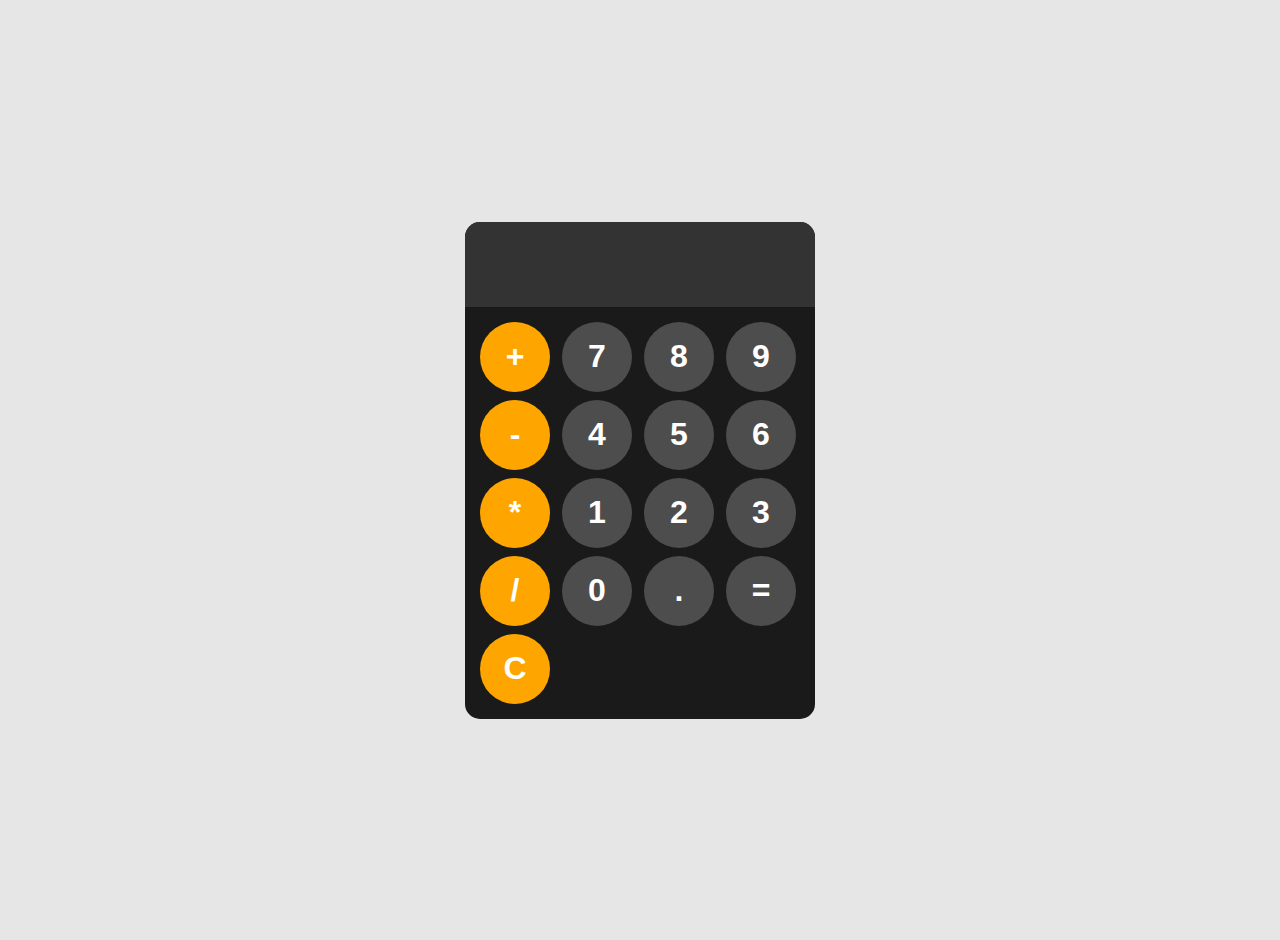
<file: calculator/index.html>
<!DOCTYPE html>
<html lang="en">
<head>
    <meta charset="UTF-8">
    <meta name="viewport" content="width=device-width, initial-scale=1.0">
    <title>Document</title>
    <link rel="stylesheet" href="style.css">
</head>
<body>
    <div id="calculator">
        <input id="display" readonly></input>
        <div id="keys">
            <button onclick="appendToDisplay('+')" class="operator-btn">+</button>
            <button onclick="appendToDisplay('7')">7</button>
            <button onclick="appendToDisplay('8')">8</button>
            <button onclick="appendToDisplay('9')">9</button>
            <button onclick="appendToDisplay('-')" class="operator-btn">-</button>
            <button onclick="appendToDisplay('4')">4</button>
            <button onclick="appendToDisplay('5')">5</button>
            <button onclick="appendToDisplay('6')">6</button>
            <button onclick="appendToDisplay('*')" class="operator-btn">*</button>
            <button onclick="appendToDisplay('1')">1</button>
            <button onclick="appendToDisplay('2')">2</button>
            <button onclick="appendToDisplay('3')">3</button>
            <button onclick="appendToDisplay('/')" class="operator-btn">/</button>
            <button onclick="appendToDisplay('0')">0</button>
            <button onclick="appendToDisplay('.')">.</button>
            <button onclick="calculate()">=</button>
            <button onclick="clearDisplay()" class="operator-btn">C</button>
        </div>
        
    </div>
    <script src="index.js"></script>
</body>
</html>
</file>
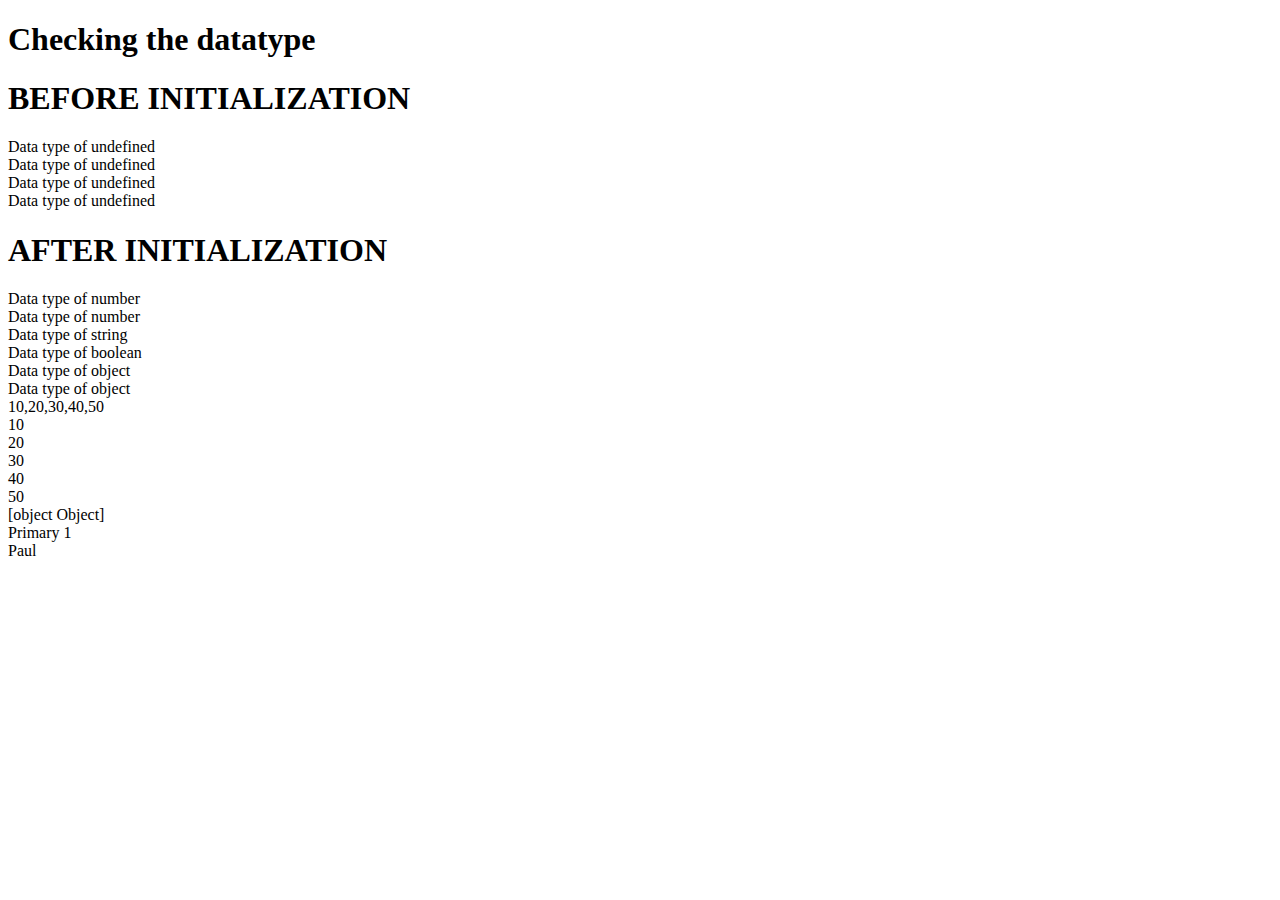
<file: tutotrial/index.html>
<!DOCTYPE html>
<html lang="en">
  <head>
    <meta charset="UTF-8" />
    <meta name="viewport" content="width=device-width, initial-scale=1.0" />
    <title>Document</title>
  </head>
  <body>


    <!-- <h1>
        click me to check the addition of 10,20,30,40 
    </h1> 
    <button type="button" onclick="(add())">Solution</button> -->

    <h1>Checking the datatype</h1>

    <!-- <button type="button" onclick="(type())">Check Type</button> -->

    
<script>
  
</script>
    
    



<script>
    /* function add() {
        let a,b,c,d;
    a=10;
    b=20;
    c=30;
    d=40;

    res = a+b+c+d

    // document.write("The addition of 10,20,30,40 is " , res);
    // alert("The addition of 10,20,30,40 is "+res)
    

    } */


//    Checking Datatype
    let a,b,c

    document.write("<h1>BEFORE INITIALIZATION</h1>");
    document.write("Data type of ", typeof a)
    document.write("<br>Data type of ", typeof b)
    document.write("<br>Data type of ", typeof c)
    document.write("<br>Data type of ", typeof d)



    
    a = 10; 
    b = 10.5;
    c = "Paul";
    d = true;
    e = [10,20,30,40,50];
    f = {name: "Paul", class: "Primary 1"}
    // e = {fish, goat};
    
    document.write("<h1>AFTER INITIALIZATION</h1>")
    document.write("Data type of ", typeof a)
    document.write("<br>Data type of ", typeof b)
    document.write("<br>Data type of ", typeof c)
    document.write("<br>Data type of ", typeof d)
    document.write("<br>Data type of ", typeof e)
    document.write("<br>Data type of ", typeof f)
    document.write("<br>", e)
    document.write("<br>", e[0]);
    document.write("<br>", e[1]);
    document.write("<br>", e[2]);
    document.write("<br>", e[3]);
    document.write("<br>", e[4]);

    document.write("<br>", f)
    document.write("<br>", f.class);
    document.write("<br>", f.name);

  

</script>
  </body>
</html>
</file>
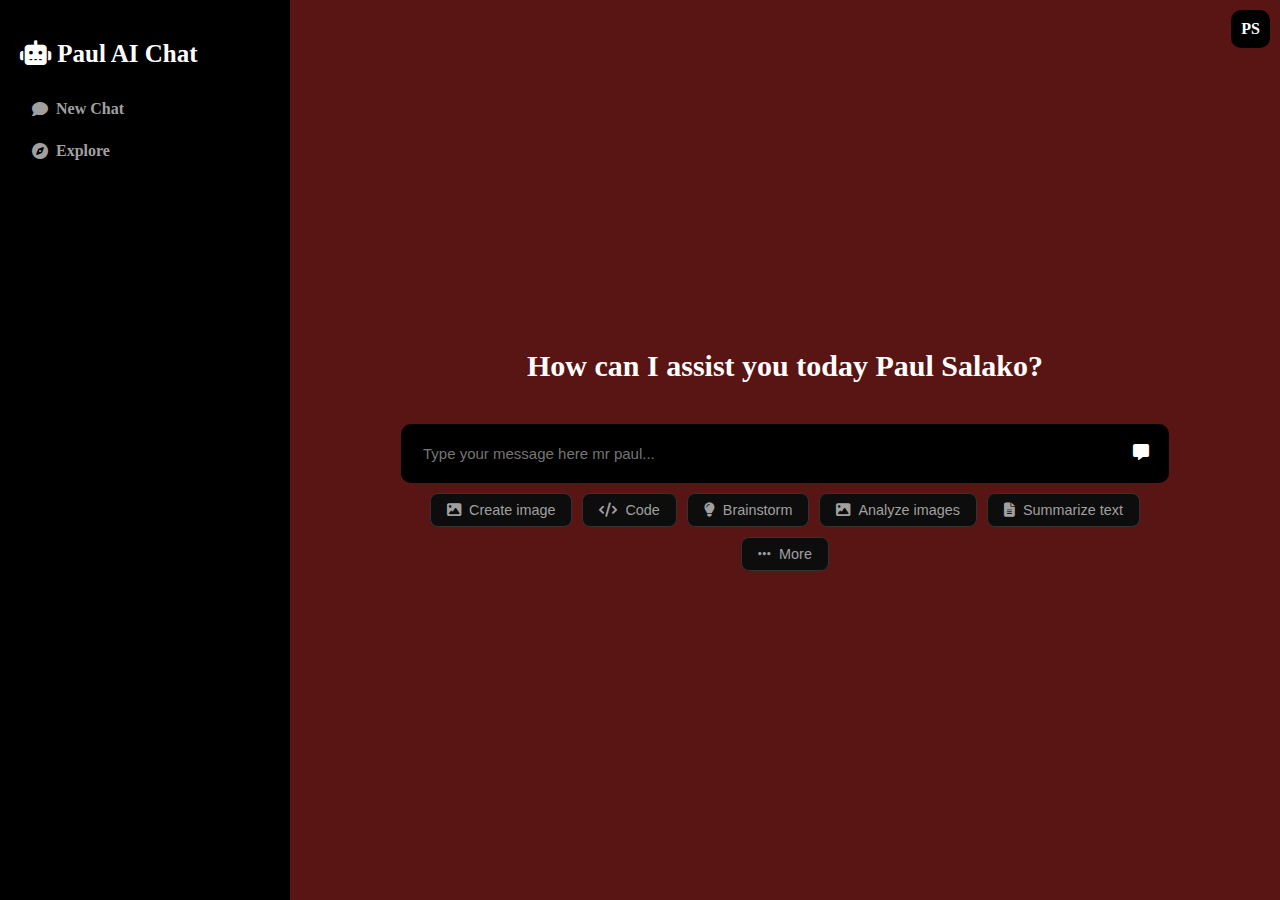
<file: chatai/chatgpr.html>
<!DOCTYPE html>
<html lang="en">
<head>
    <meta charset="UTF-8">
    <meta name="viewport" content="width=device-width, initial-scale=1.0">
    <title>Paul AI Chat Interface</title>
    <link rel="stylesheet" href="https://cdnjs.cloudflare.com/ajax/libs/font-awesome/6.4.0/css/all.min.css">
</head>
<body style="margin: 0; padding: 0; box-sizing: border-box; font-family:'Times New Roman', Times, serif; font-weight: bold; background-color: #591414; color: #ffffff; height: 100vh; display: flex">
    
    <!--My Sidebar Start -->
    <div style="width: 250px; background-color: black; padding: 20px; display: flex; flex-direction: column;">
        <!-- Logo -->
        <div style="font-size: 25px; font-weight: bold; margin-top: 20px; margin-bottom: 20px;">
            <i class="fas fa-robot"></i> Paul AI Chat
        </div>

        <!-- Navigation Items -->
        <a href="" style="display: flex; align-items: center; gap: 0.5rem; padding: 0.75rem; border-radius: 0.5rem; cursor: pointer; color: #a0a0a0; text-decoration: none;">
            <i class="fas fa-comment"></i>
            New Chat
        </a>
        <a href="" style="display: flex; align-items: center; gap: 0.5rem; padding: 0.75rem; border-radius: 0.5rem; cursor: pointer; color: #a0a0a0; text-decoration: none;">
            <i class="fas fa-compass"></i>
            Explore
        </a>
    </div>
    <!--My Sidebar End -->
    
    <!-- Main Content -->
    <div style="flex: 1; padding: 2rem; display: flex; flex-direction: column; align-items: center; justify-content: center; position: relative;">
        <!-- Language Selector -->
        <div style="position: absolute; top: 10px; right: 10px; background-color: black; color: white; padding: 10px 10px; border-radius: 10px; font-weight: bold; cursor: pointer">
            PS
        </div>

        <!-- Welcome Text -->
        <h1 style="font-size: 30px; margin-bottom: 1px;">How can I assist you today Paul Salako?</h1>
        
        <!-- Chat Input Section -->
        <div style="width: 100%; max-width: 768px; margin-top: 40px;">
            <!-- Input Container -->
            <div style="background-color: black; border-radius: 10px; padding: 20px; display: flex;">
                <input type="text" placeholder="Type your message here mr paul..." 
                    style="flex: 1; background: none; border: none; color: white; font-size: 15px;">
                <i class="fas fa-message" style="color: white; cursor: pointer;"></i>
            </div>
            
            <!-- Button Group -->
            <div style="display: flex; gap: 10px; margin-top: 10px; flex-wrap: wrap; justify-content: center;">
                <!-- Create Image Button -->
                <button style="display: flex; align-items: center; gap: 0.5rem; padding: 0.5rem 1rem; border-radius: 0.5rem; background-color: #0d0d0d; color: #a0a0a0; border: 1px solid #333; cursor: pointer; font-size: 0.9rem;">
                    <i class="fas fa-image"></i>
                    Create image
                </button>

                <!-- Code Button -->
                <button style="display: flex; align-items: center; gap: 0.5rem; padding: 0.5rem 1rem; border-radius: 0.5rem; background-color: #0d0d0d; color: #a0a0a0; border: 1px solid #333; cursor: pointer; font-size: 0.9rem;">
                    <i class="fas fa-code"></i>
                    Code
                </button>

                <!-- Brainstorm Button -->
                <button style="display: flex; align-items: center; gap: 0.5rem; padding: 0.5rem 1rem; border-radius: 0.5rem; background-color: #0d0d0d; color: #a0a0a0; border: 1px solid #333; cursor: pointer; font-size: 0.9rem;">
                    <i class="fas fa-lightbulb"></i>
                    Brainstorm
                </button>

                <!-- Analyze Images Button -->
                <button style="display: flex; align-items: center; gap: 0.5rem; padding: 0.5rem 1rem; border-radius: 0.5rem; background-color: #0d0d0d; color: #a0a0a0; border: 1px solid #333; cursor: pointer; font-size: 0.9rem;">
                    <i class="fas fa-image"></i>
                    Analyze images
                </button>

                <!-- Summarize Text Button -->
                <button style="display: flex; align-items: center; gap: 0.5rem; padding: 0.5rem 1rem; border-radius: 0.5rem; background-color: #0d0d0d; color: #a0a0a0; border: 1px solid #333; cursor: pointer; font-size: 0.9rem;">
                    <i class="fas fa-file-alt"></i>
                    Summarize text
                </button>

                <!-- More Button -->
                <button style="display: flex; align-items: center; gap: 0.5rem; padding: 0.5rem 1rem; border-radius: 0.5rem; background-color: #0d0d0d; color: #a0a0a0; border: 1px solid #333; cursor: pointer; font-size: 0.9rem;">
                    <i class="fas fa-ellipsis-h"></i>
                    More
                </button>
            </div>
        </div>
    </div>
</body>
</html>
</file>
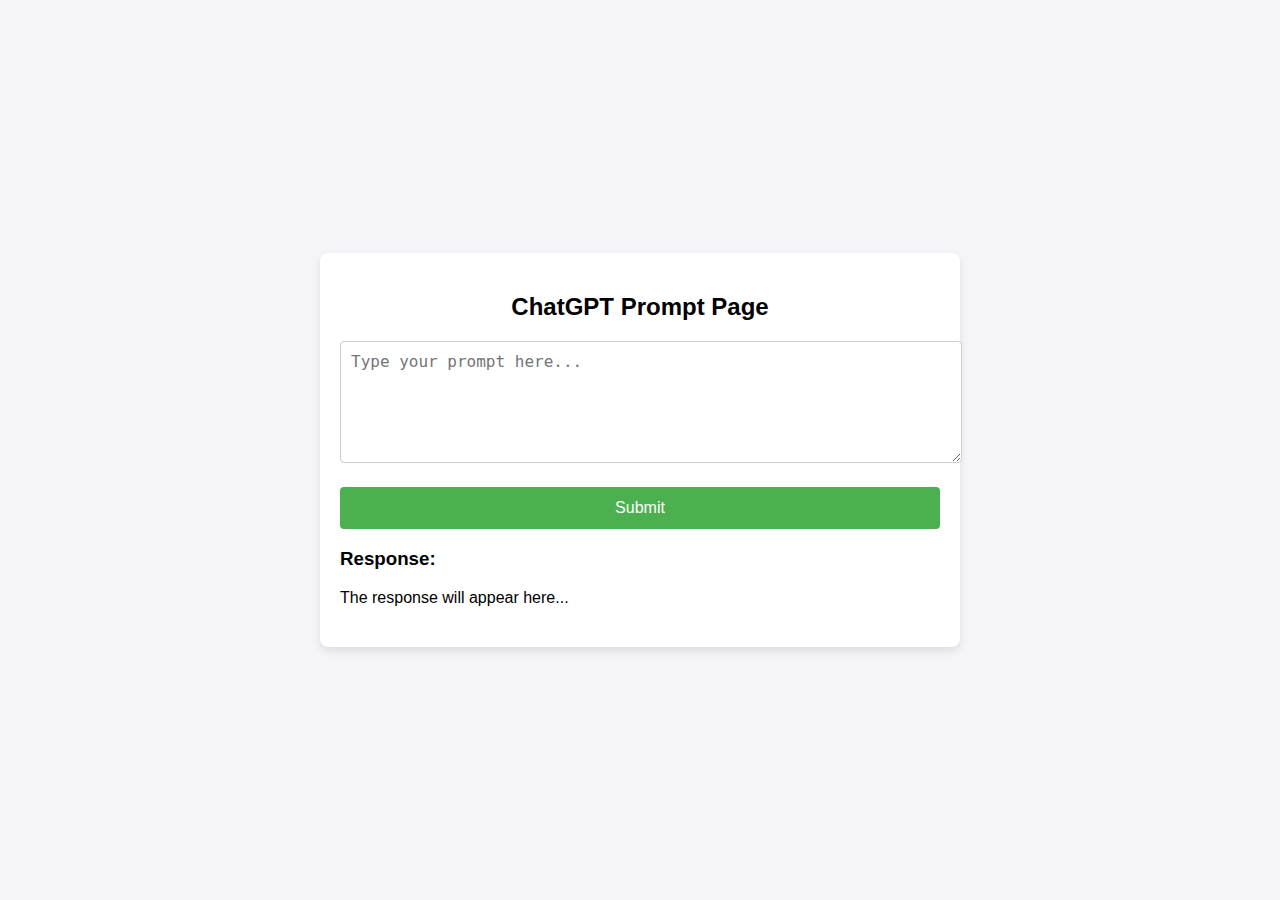
<file: github/chat.html>
<!DOCTYPE html>
<html lang="en">
<head>
    <meta charset="UTF-8">
    <meta name="viewport" content="width=device-width, initial-scale=1.0">
    <title>ChatGPT Prompt Page</title>
    <style>
        body {
            font-family: Arial, sans-serif;
            display: flex;
            justify-content: center;
            align-items: center;
            height: 100vh;
            margin: 0;
            background-color: #f4f4f9;
        }
        .chat-container {
            width: 100%;
            max-width: 600px;
            padding: 20px;
            box-shadow: 0 4px 8px rgba(0, 0, 0, 0.1);
            background-color: white;
            border-radius: 8px;
        }
        .chat-container h2 {
            text-align: center;
        }
        .prompt-section, .response-section {
            margin-bottom: 20px;
        }
        .prompt-input {
            width: 100%;
            height: 100px;
            padding: 10px;
            font-size: 16px;
            border: 1px solid #ccc;
            border-radius: 4px;
        }
        .submit-button {
            display: block;
            width: 100%;
            padding: 12px;
            font-size: 16px;
            background-color: #4CAF50;
            color: white;
            border: none;
            border-radius: 4px;
            cursor: pointer;
        }
        .submit-button:hover {
            background-color: #45a049;
        }
        .response-section p {
            white-space: pre-wrap;
        }
    </style>
</head>
<body>

<div class="chat-container">
    <h2>ChatGPT Prompt Page</h2>
    
    <div class="prompt-section">
        <textarea id="promptInput" class="prompt-input" placeholder="Type your prompt here..."></textarea>
    </div>

    <button class="submit-button" onclick="submitPrompt()">Submit</button>

    <div class="response-section" id="responseSection">
        <h3>Response:</h3>
        <p id="responseOutput">The response will appear here...</p>
    </div>
</div>

<script>
    function submitPrompt() {
        const prompt = document.getElementById("promptInput").value;
        
        // Simulate response output (replace with your API call for actual use)
        document.getElementById("responseOutput").innerText = `You asked: "${prompt}" \nAI says: Hello, this is a simulated response!`;
    }
</script>

</body>
</html>
</file>
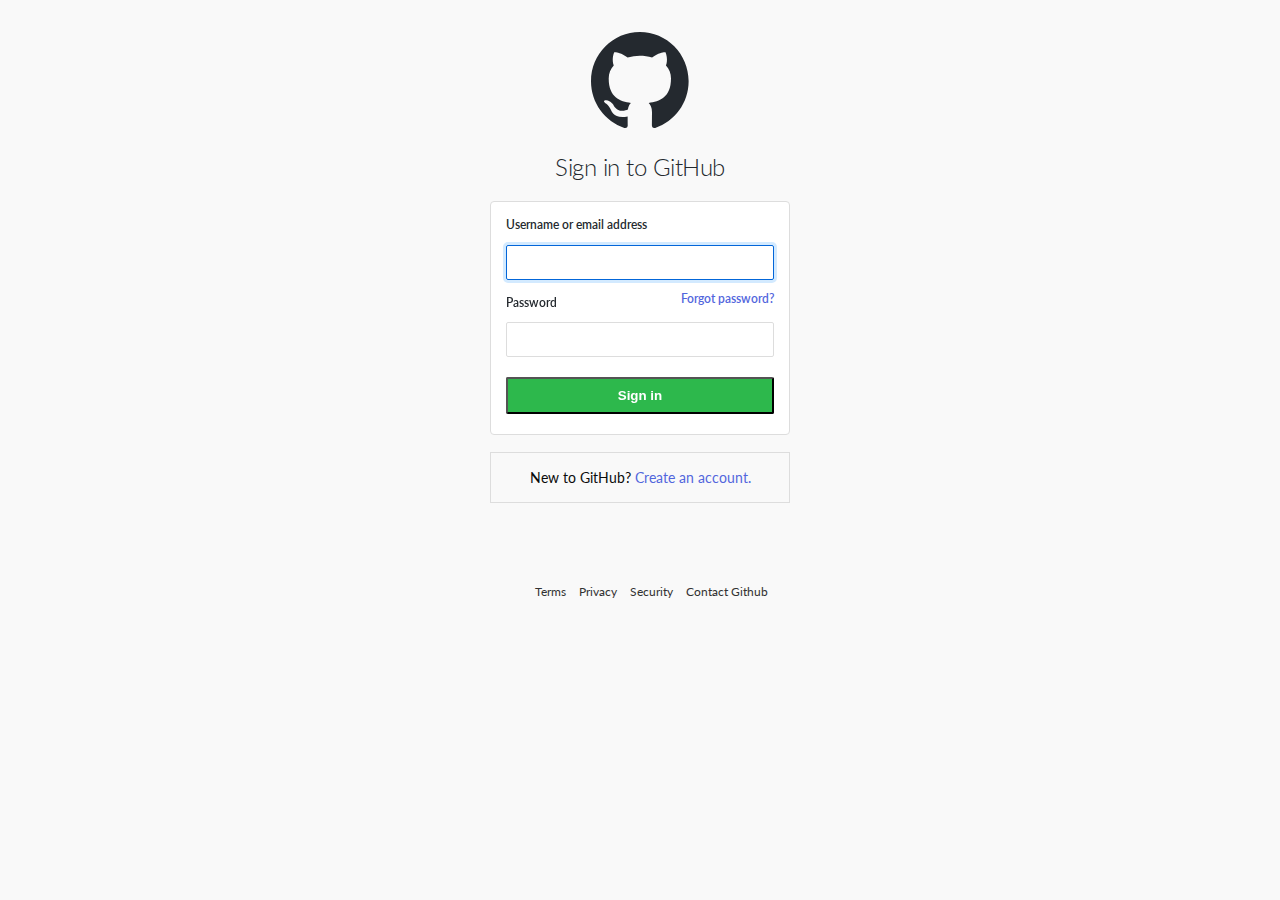
<file: github/login.html>
<!DOCTYPE html>
<html lang="en">
  <head>
    <meta charset="UTF-8" />
    <meta name="viewport" content="width=device-width, initial-scale=1.0" />
    <link rel="stylesheet" href="style.css" />
    <title>Document</title>
  </head>
  <body>
    <div class="wrapper">
      <header class="header">
        <a href="#" class="logo">
          <svg width="98" height="96" xmlns="http://www.w3.org/2000/svg">
            <path
              fill-rule="evenodd"
              clip-rule="evenodd"
              d="M48.854 0C21.839 0 0 22 0 49.217c0 21.756 13.993 40.172 33.405 46.69 2.427.49 3.316-1.059 3.316-2.362 0-1.141-.08-5.052-.08-9.127-13.59 2.934-16.42-5.867-16.42-5.867-2.184-5.704-5.42-7.17-5.42-7.17-4.448-3.015.324-3.015.324-3.015 4.934.326 7.523 5.052 7.523 5.052 4.367 7.496 11.404 5.378 14.235 4.074.404-3.178 1.699-5.378 3.074-6.6-10.839-1.141-22.243-5.378-22.243-24.283 0-5.378 1.94-9.778 5.014-13.2-.485-1.222-2.184-6.275.486-13.038 0 0 4.125-1.304 13.426 5.052a46.97 46.97 0 0 1 12.214-1.63c4.125 0 8.33.571 12.213 1.63 9.302-6.356 13.427-5.052 13.427-5.052 2.67 6.763.97 11.816.485 13.038 3.155 3.422 5.015 7.822 5.015 13.2 0 18.905-11.404 23.06-22.324 24.283 1.78 1.548 3.316 4.481 3.316 9.126 0 6.6-.08 11.897-.08 13.526 0 1.304.89 2.853 3.316 2.364 19.412-6.52 33.405-24.935 33.405-46.691C97.707 22 75.788 0 48.854 0z"
              fill="#24292f"
            />
          </svg>
        </a>
        <h1>Sign in to GitHub</h1>
      </header>

      <form class="form">
        <label for="user">
          Username or email address
          <input class="field" type="text" name="user" id="user" autofocus />
        </label>
        <label for="password">
          Password <span><a href="#">Forgot password?</a></span>
          <input class="field" type="password" name="password" id="password" />
        </label>

        <input class="button" type="submit" value="Sign in" />
      </form>

      <div class="create-account">
        <p>
          New to GitHub? <a href="#" class="text-right">Create an account.</a>
        </p>
      </div>

      <footer class="footer">
        <ul>
          <li><a href="#">Terms</a></li>
          <li><a href="#">Privacy</a></li>
          <li><a href="#">Security</a></li>
          <li><a href="#">Contact Github</a></li>
        </ul>
      </footer>
    </div>
  </body>
</html>
</file>
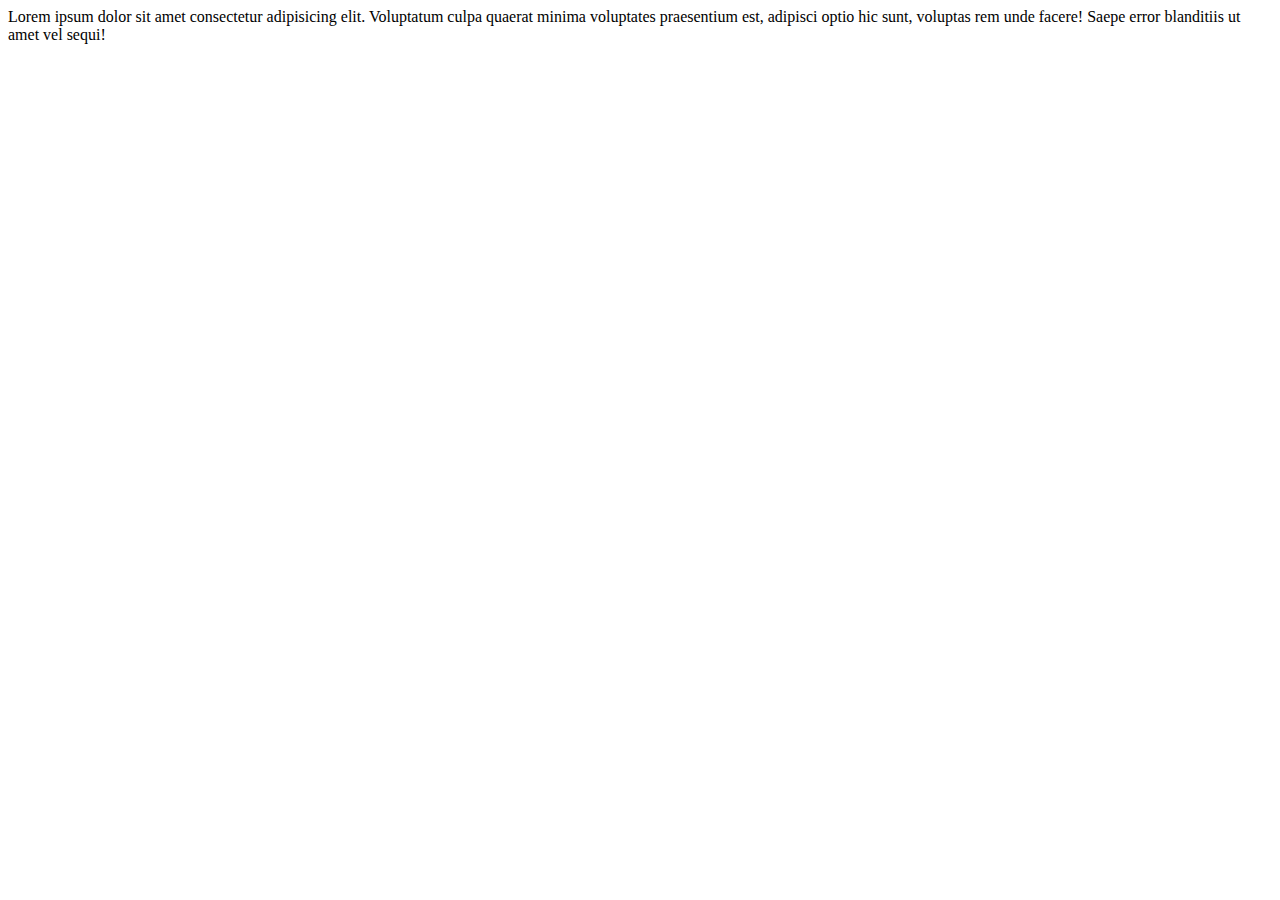
<file: javascript/exe01.html>
<!DOCTYPE html>
<html lang="en">
<head>
    <meta charset="UTF-8">
    <meta name="viewport" content="width=device-width, initial-scale=1.0">
    <title>Document</title>
    
</head>
<body>

    Lorem ipsum dolor sit amet consectetur adipisicing elit. Voluptatum culpa quaerat minima voluptates praesentium est, adipisci optio hic sunt, voluptas rem unde facere! Saepe error blanditiis ut amet vel sequi!
    





<script src="testing1.js"></script>
</body>
</html>
</file>
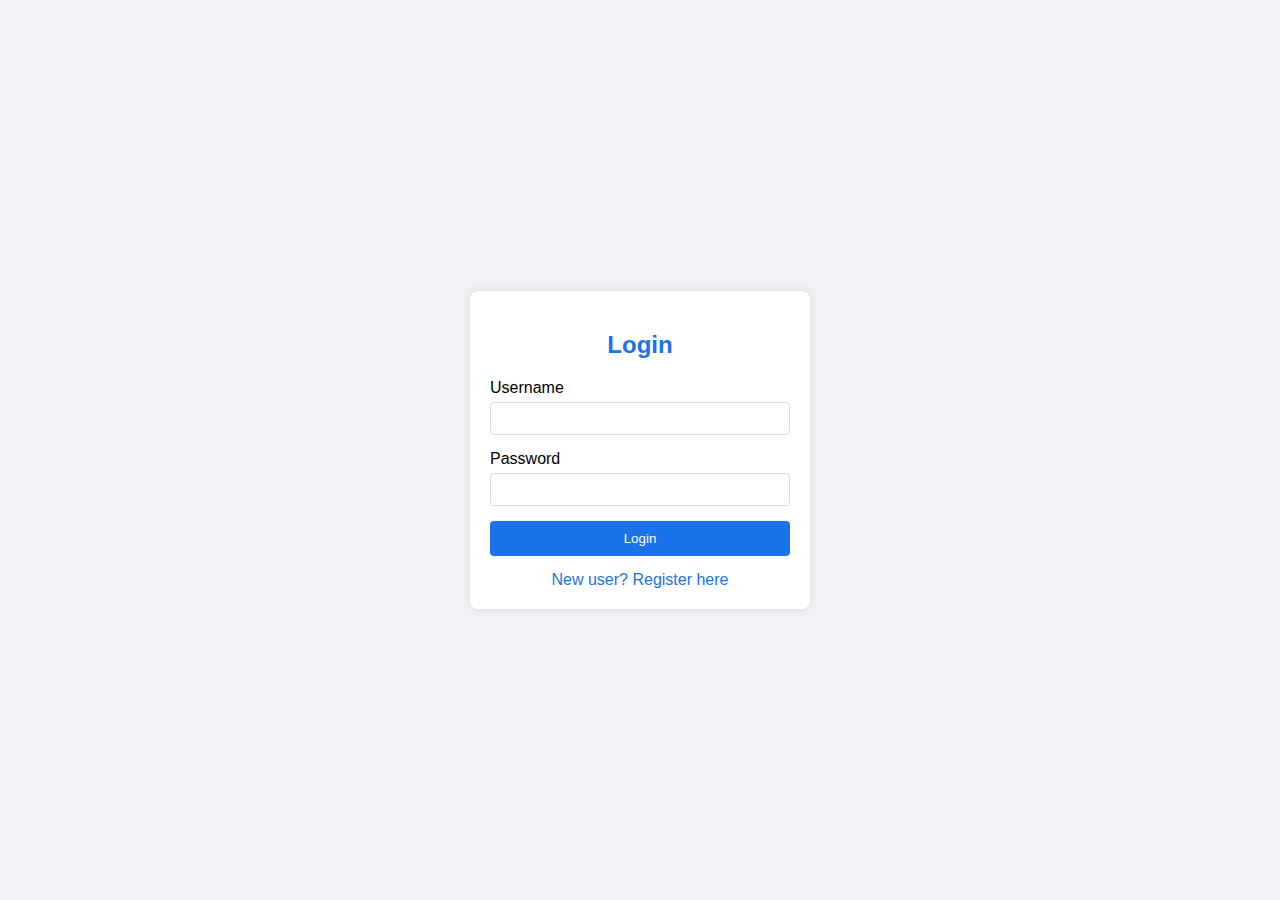
<file: trial/login.html>
<!-- login.html -->
<!DOCTYPE html>
<html>
<head>
    <title>Login Page</title>
    <style>
        /* Making the page look clean and centered */
        body {
            font-family: Arial, sans-serif;
            display: flex;
            justify-content: center;
            align-items: center;
            height: 100vh;
            margin: 0;
            background-color: #f0f2f5;
        }

        /* Style for the main container */
        .login-container {
            background-color: white;
            padding: 20px;
            border-radius: 8px;
            box-shadow: 0 0 10px rgba(0,0,0,0.1);
            width: 300px;
        }

        /* Style for the form title */
        h2 {
            text-align: center;
            color: #1a73e8;
        }

        /* Style for input fields */
        .input-group {
            margin-bottom: 15px;
        }

        input {
            width: 100%;
            padding: 8px;
            margin-top: 5px;
            border: 1px solid #ddd;
            border-radius: 4px;
            box-sizing: border-box;
        }

        /* Style for the login button */
        button {
            width: 100%;
            padding: 10px;
            background-color: #1a73e8;
            color: white;
            border: none;
            border-radius: 4px;
            cursor: pointer;
        }

        button:hover {
            background-color: #1557b0;
        }

        /* Style for the registration link */
        .register-link {
            text-align: center;
            margin-top: 15px;
        }

        a {
            color: #1a73e8;
            text-decoration: none;
        }
    </style>
</head>
<body>
    <!-- Main container for the login form -->
    <div class="login-container">
        <h2>Login</h2>
        <form>
            <!-- Username input field -->
            <div class="input-group">
                <label for="username">Username</label>
                <input type="text" id="username" name="username" required>
            </div>
            
            <!-- Password input field -->
            <div class="input-group">
                <label for="password">Password</label>
                <input type="password" id="password" name="password" required>
            </div>
            
            <!-- Login button -->
            <button type="submit">Login</button>
        </form>
        
        <!-- Link to registration page -->
        <div class="register-link">
            <a href="register.html">New user? Register here</a>
        </div>
    </div>
</body>
</html>
</file>
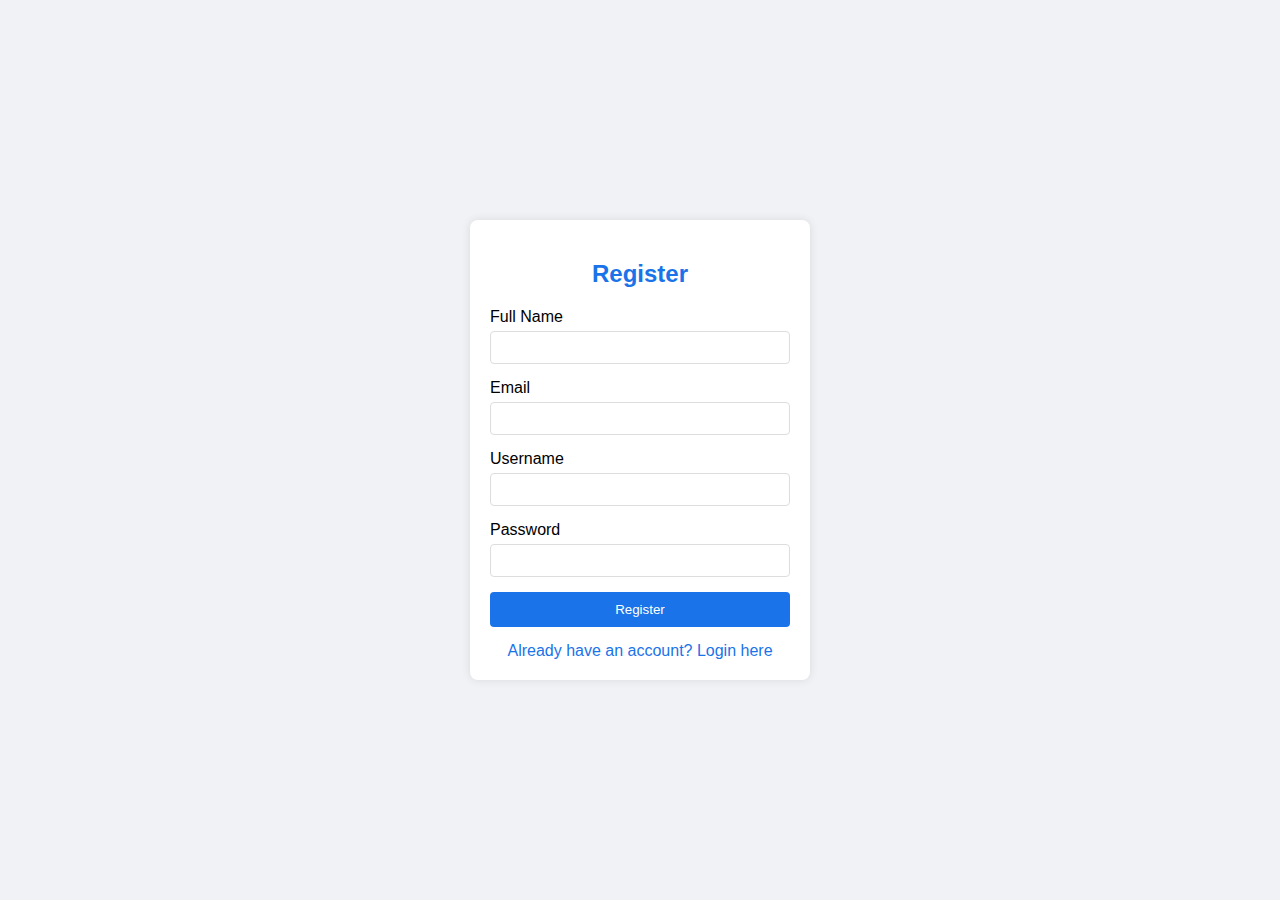
<file: trial/register.html>
<!-- register.html -->
<!DOCTYPE html>
<html>
<head>
    <title>Registration Page</title>
    <style>
        /* Using the same styles as login page */
        body {
            font-family: Arial, sans-serif;
            display: flex;
            justify-content: center;
            align-items: center;
            height: 100vh;
            margin: 0;
            background-color: #f0f2f5;
        }

        .register-container {
            background-color: white;
            padding: 20px;
            border-radius: 8px;
            box-shadow: 0 0 10px rgba(0,0,0,0.1);
            width: 300px;
        }

        h2 {
            text-align: center;
            color: #1a73e8;
        }

        .input-group {
            margin-bottom: 15px;
        }

        input {
            width: 100%;
            padding: 8px;
            margin-top: 5px;
            border: 1px solid #ddd;
            border-radius: 4px;
            box-sizing: border-box;
        }

        button {
            width: 100%;
            padding: 10px;
            background-color: #1a73e8;
            color: white;
            border: none;
            border-radius: 4px;
            cursor: pointer;
        }

        button:hover {
            background-color: #1557b0;
        }

        .login-link {
            text-align: center;
            margin-top: 15px;
        }

        a {
            color: #1a73e8;
            text-decoration: none;
        }
    </style>
</head>
<body>
    <!-- Main container for the registration form -->
    <div class="register-container">
        <h2>Register</h2>
        <form>
            <!-- Name input fields -->
            <div class="input-group">
                <label for="fullname">Full Name</label>
                <input type="text" id="fullname" name="fullname" required>
            </div>
            
            <!-- Email input field -->
            <div class="input-group">
                <label for="email">Email</label>
                <input type="email" id="email" name="email" required>
            </div>
            
            <!-- Username input field -->
            <div class="input-group">
                <label for="username">Username</label>
                <input type="text" id="username" name="username" required>
            </div>
            
            <!-- Password input field -->
            <div class="input-group">
                <label for="password">Password</label>
                <input type="password" id="password" name="password" required>
            </div>
            
            <!-- Register button -->
            <button type="submit">Register</button>
        </form>
        
        <!-- Link to login page -->
        <div class="login-link">
            <a href="login.html">Already have an account? Login here</a>
        </div>
    </div>
</body>
</html>
</file>
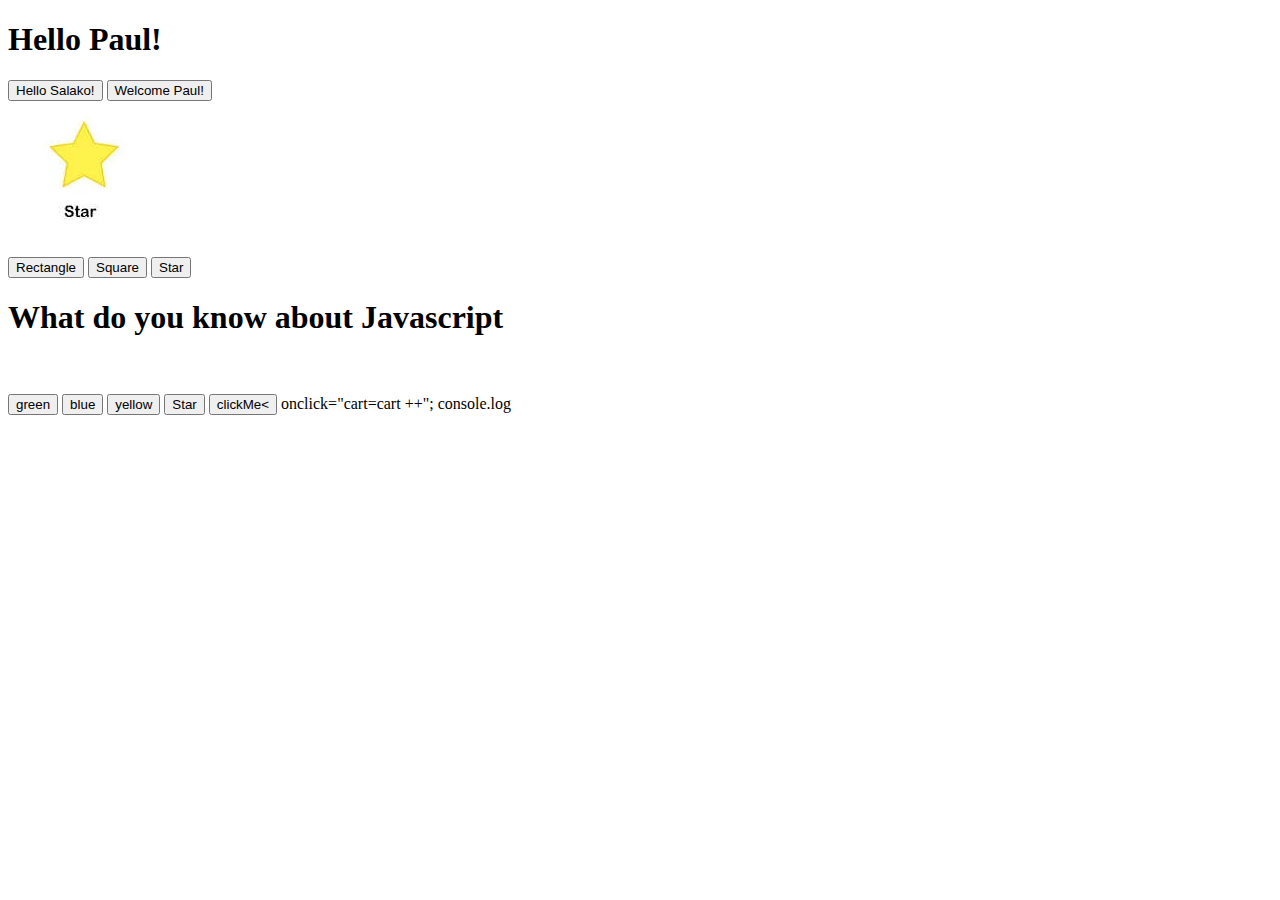
<file: tutotrial/inner.html>
<!DOCTYPE html>
<html lang="en">
<head>
    <meta charset="UTF-8">
    <meta name="viewport" content="width=device-width, initial-scale=1.0">
    <title>Document</title>
</head>
<body>
    

    <h1 id="htmlattribute">Hello Paul!</h1>
    <button type="button" onclick='document.getElementById("htmlattribute").innerHTML= "Hello Salako"'>Hello Salako!</button>
    <button type="button" onclick='document.getElementById("htmlattribute").innerHTML= "Welcome Paul"'>Welcome Paul!</button>

<br>
    
    <img id="imgattribute" src="img/star.png" alt=""> <br> <br>
    <button type="button" onclick='document.getElementById("imgattribute").src="img/rectangle.png"'>Rectangle</button>
    <button type="button" onclick='document.getElementById("imgattribute").src="img/square.png" '>Square</button>
    <button type="button" onclick='document.getElementById("imgattribute").src="img/star.png"'>Star</button>

    <h1 id="style">What do you know about Javascript</h1> <br> <br>
    <button type="button" onclick='document.getElementById("style").style.color="green"'>green</button>
    <button type="button" onclick='document.getElementById("style").style.color="blue"'>blue</button>
    <button type="button" onclick='document.getElementById("style").style.color="yellow"'>yellow</button>


    <button type="button" onclick='document.getElementById("imgattribute").src="img/star.png"'>Star</button>
    

    <button> clickMe<</button>
    onclick="cart=cart ++";
    console.log
    <script src="js.js"></script>
</body>
</html>
</file>
<file: calculator/style.css>
body {
    margin: 0;
    display: flex;
    justify-content: center;
    align-items: center;
    min-height: 100vh; 
    background-color: hsl(0, 0%, 90%);
    padding: 20px; 
}

#calculator {
    font-family: Arial, Helvetica, sans-serif;
    background-color: hsl(0, 0%, 10%);
    border-radius: 15px;
    width: 350px;
    overflow: hidden;
}

#display {
    width: 100%;
    padding: 15px;
    font-size: 3rem;
    text-align: right;
    border: none;
    background-color: hsl(0, 0%, 20%);
    color: white;
    box-sizing: border-box;
}

#keys {
    display: grid;
    grid-template-columns: repeat(4, 1fr);
    gap: 8px;
    padding: 15px;
    box-sizing: border-box;
}

button {
    width: 70px;
    height: 70px;
    border-radius: 50%;
    border: none;
    background-color: hsl(0, 0%, 30%);
    color: white;
    font-size: 2rem;
    font-weight: bold;
    cursor: pointer;
    transition: background-color 0.2s ease;
    box-sizing: border-box;

}

button:hover {
    background-color: hsl(0, 0%, 40%);
}

button:active {
    background-color: hsl(0, 0%, 50%);
}

.operator-btn {
    background-color: orange;
}

.operator-btn:hover {
    background-color: rgb(245, 229, 200);
}

.operator-btn:active {
    background-color: hsl(39, 92%, 20%);
}
</file>
<file: github/style.css>
@import url("https://fonts.googleapis.com/css?family=Lato");

* { box-sizing: border-box; }

a {
  color: #5266DD;
  text-decoration: none;
}

body {
  background: #F9F9F9;
  font-family: "Lato", Helvetica, Arial, sans-serif;
  font-size: 14px;
  line-height: 1.5;
  margin: 0;
}

.wrapper {
  margin: 0 auto;
  padding: 32px 0 15px;
  width: 300px;
}

.header {
  text-align: center;
  
  svg {
    fill: lighten(#24292e, 5%);
  }

  h1 {
    color: #24292e;
    font-size: 24px;
    font-weight: 300;
    letter-spacing: -0.5px;
  }
}





.form {
  background: #FFF;
  border: 1px solid #DDD;
  border-radius: 4px;
  padding: 10px 15px;
  font-size: 15px;
  
  label {
    color: #24292e;
    font-size: 12px;
    font-weight: 600;
    
    &[for="password"] span {
      color: #0366d6;
      float: right;
    }
  }
  
  input {
    border-radius: 2px;
    margin: 10px 0;
    padding: 9px 7px;
    width: 100%;
  }
  
  .field {
    border: 1px solid #ddd;
    
    &:focus {
      border: 1px solid #0366D9;
      outline-color: rgba(37, 149, 255, 0.2);
      outline-style: solid;
      outline-width: 3px;
    }
  }
  
  .button {
    background: #2DB84C;
    border: 1px solid darken(#2DB84C, 5%);
    border-radius: 2px;
    color: #FFF;
    cursor: pointer;
    font-weight: 600;
    
    &:hover {
      background: darken(#2DB84C, 5%);
    }
  }
}



.create-account {
  border: 1px solid #DDD;
  color: #0b0b0b;
  margin-top: 17px;
  text-align: center;
}



.footer {
  font-size: 12px;
  margin-top: 80px;
  
  ul {
    list-style-type: none;
  }
  
  li {
    display: inline-block;
    margin: 0 5px;
  }
  
  a {
    color: #323232;
    text-decoration: none;
    
    &:hover {
      color: #0366D6;
      text-decoration: underline;
    }
  }
}
</file>
